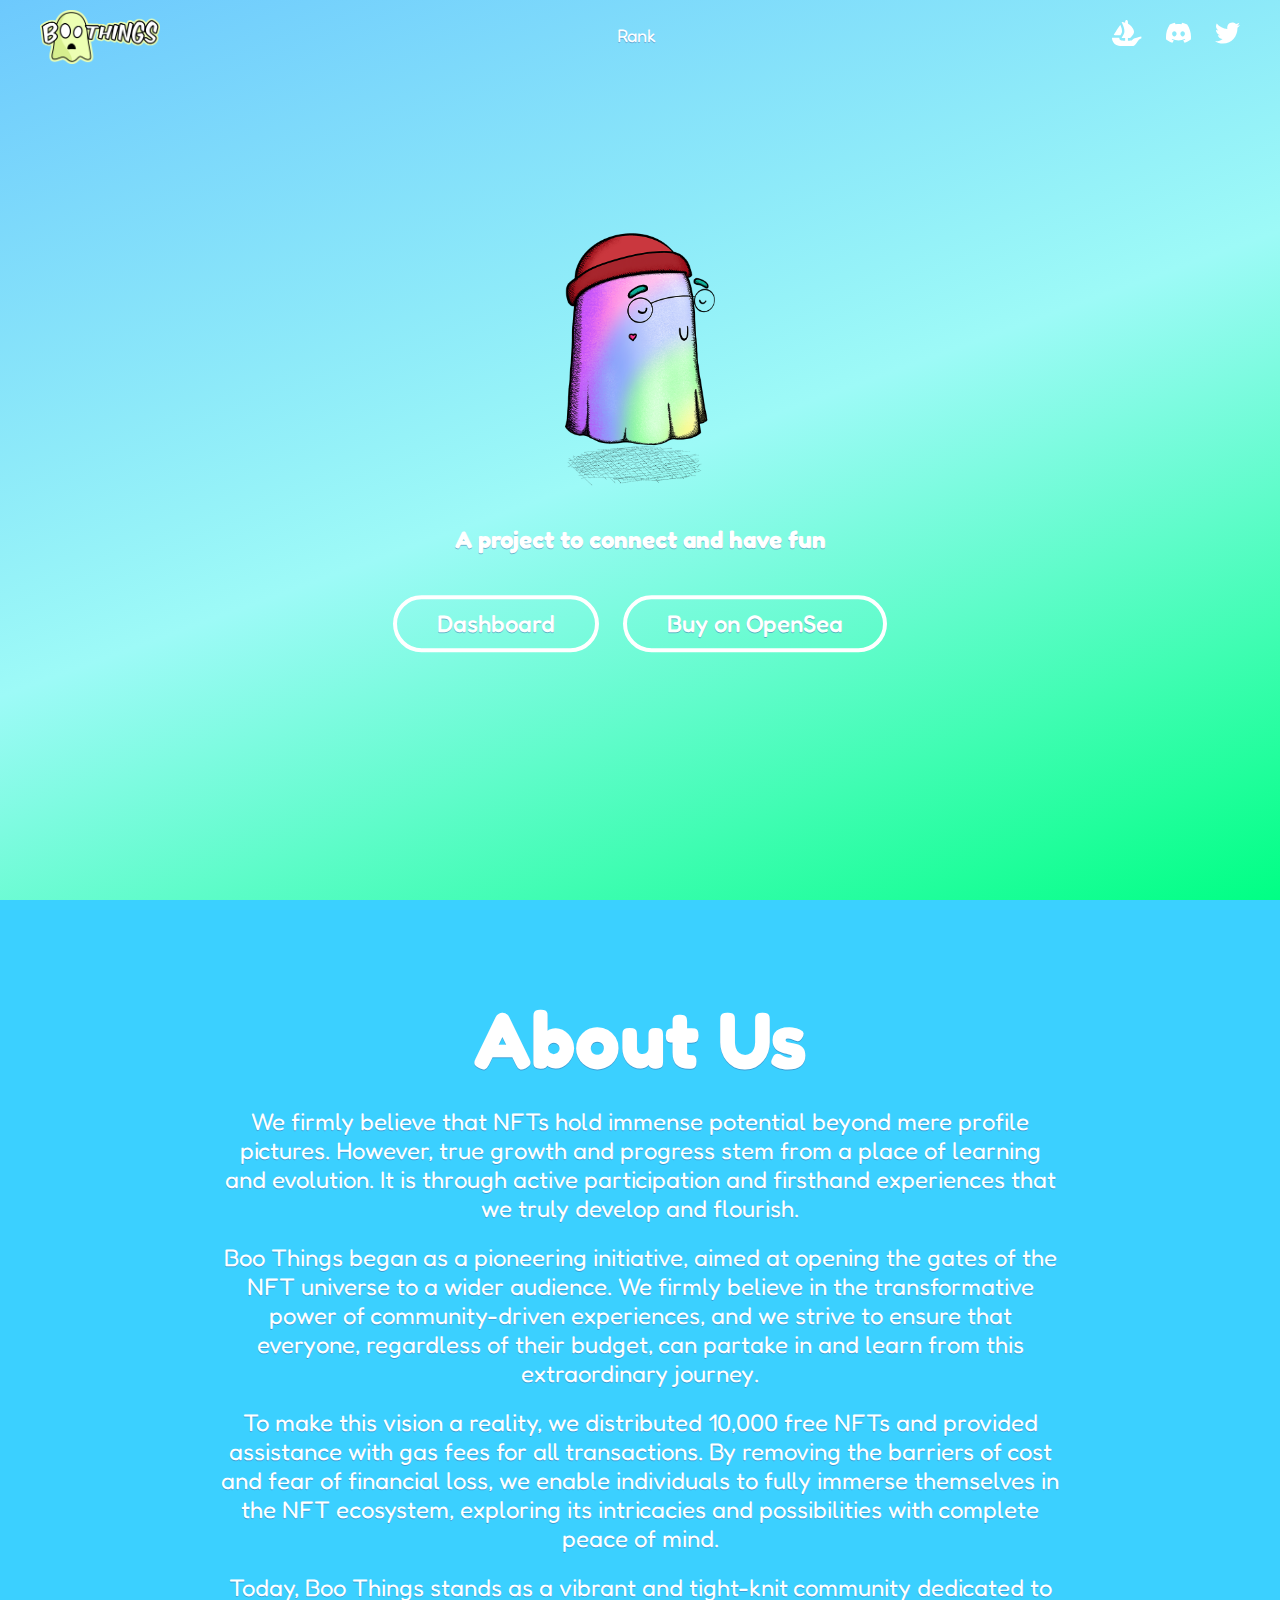
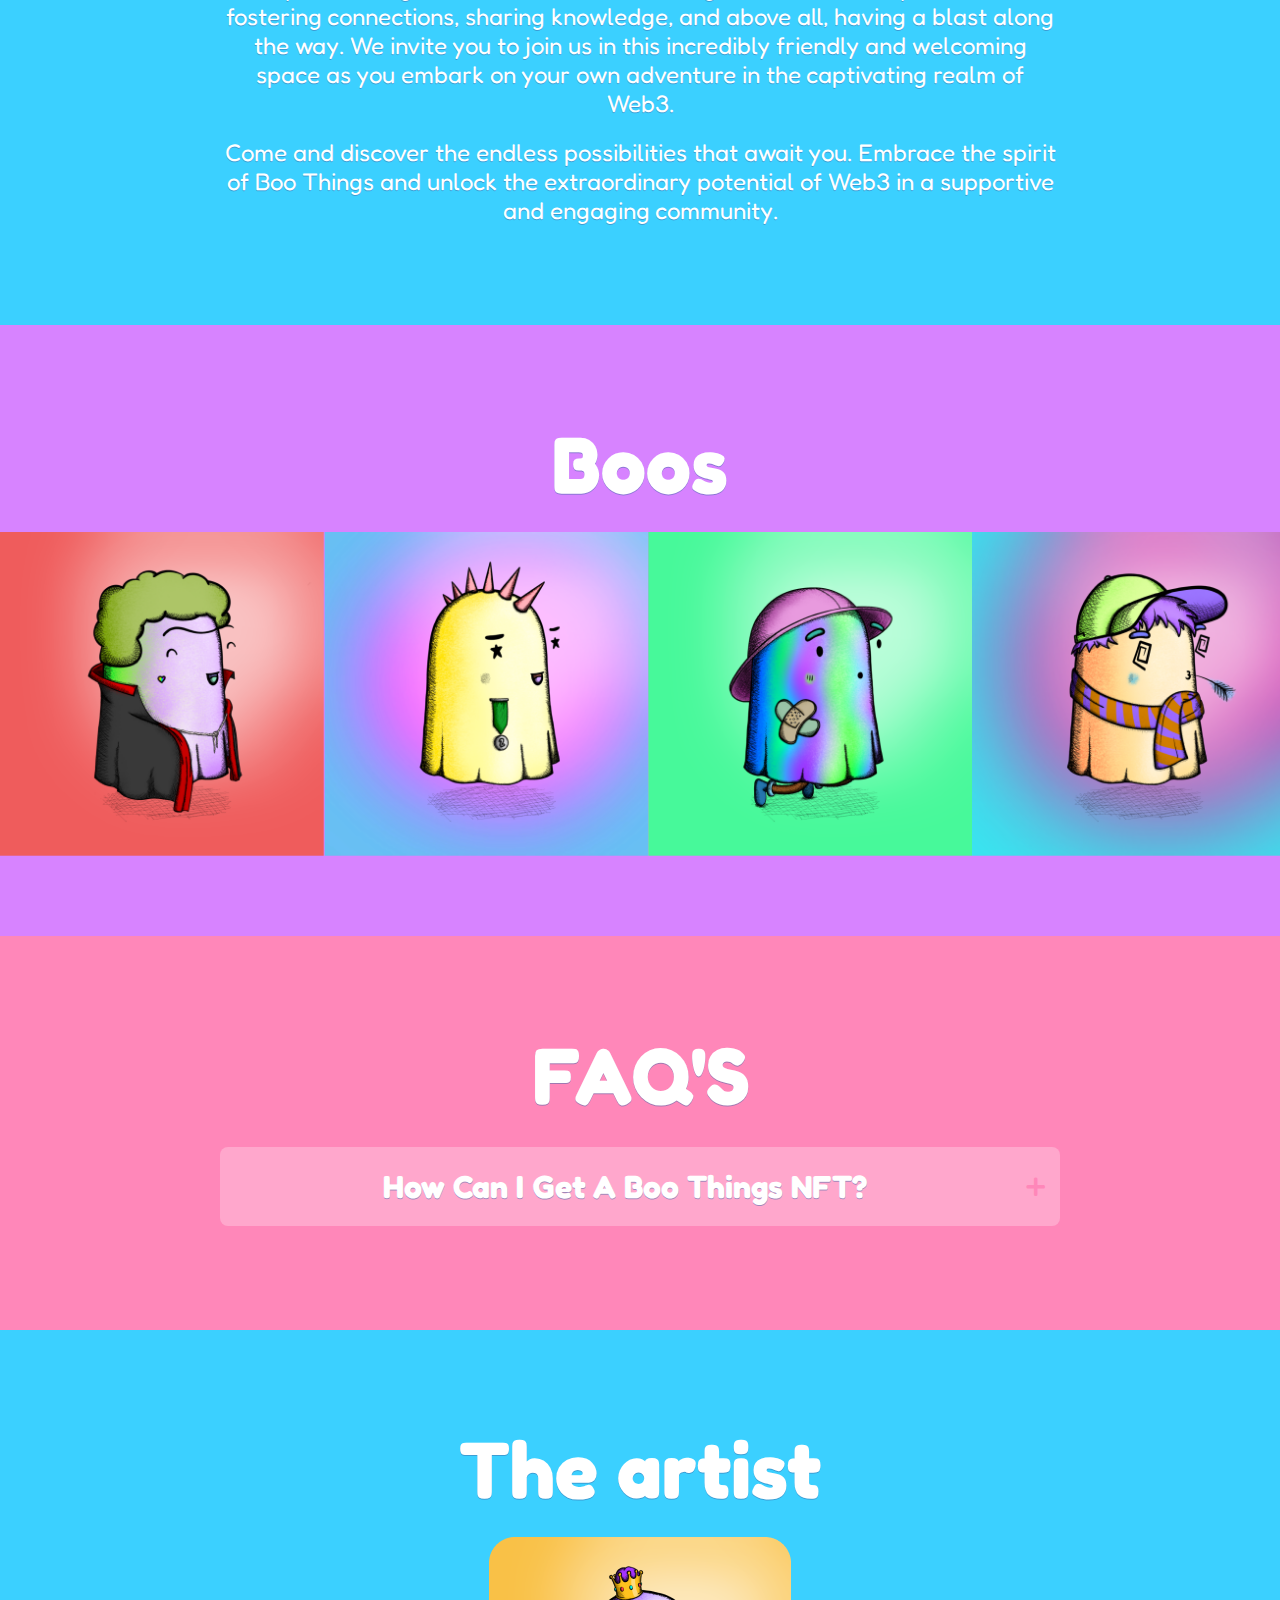
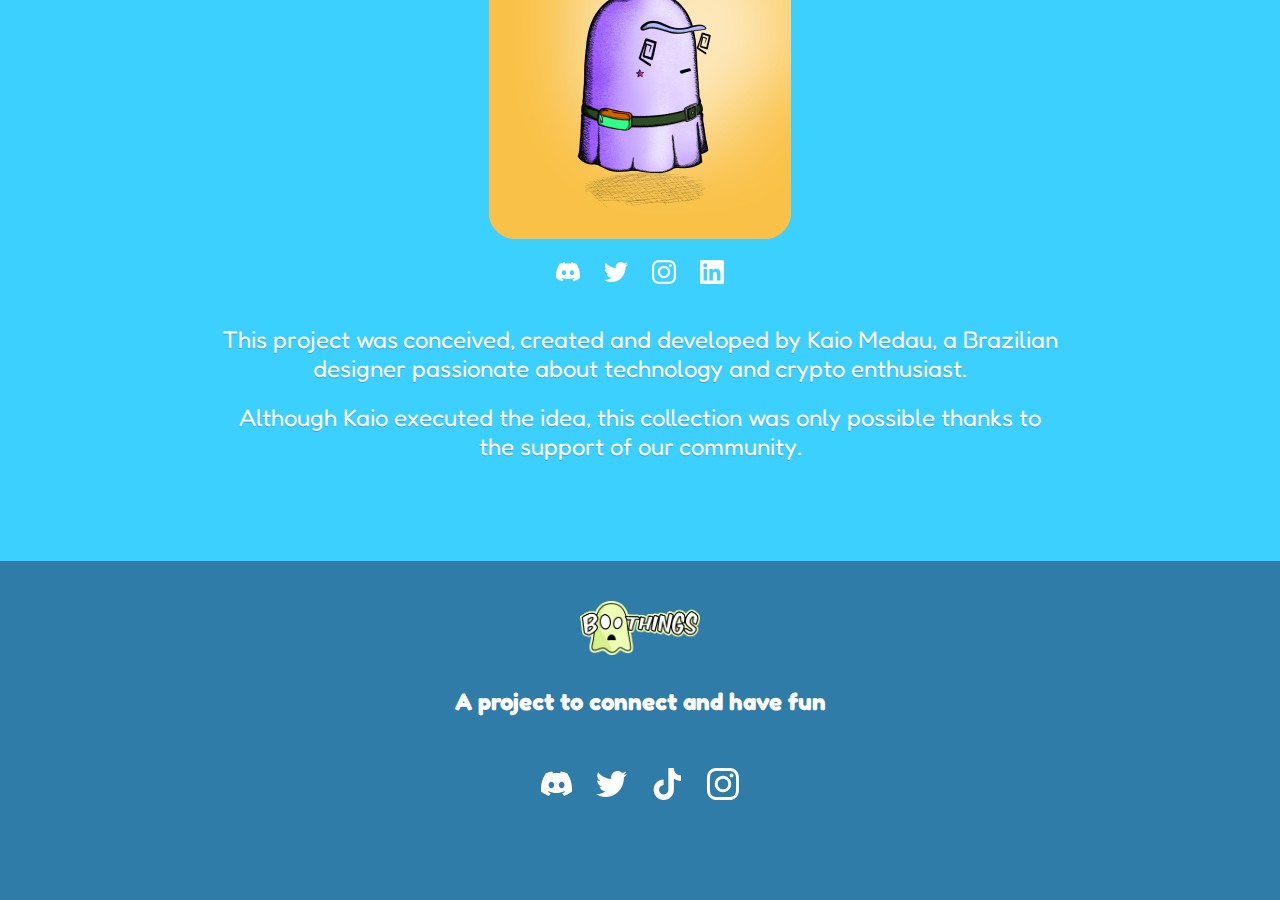
<file: index.html>
<html lang="en">
  <head>
    <meta charset="utf-8" />

    <title>Boo Things NFT Collection</title>
    <meta
      name="description"
      content="An NFT Collection to connect and have fun"
    />
    <meta name="author" content="Kaio Medau" />
    <meta name="viewport" content="width=device-width, initial-scale=1" />
    <link rel="preconnect" href="https://fonts.googleapis.com" />
    <link rel="preconnect" href="https://fonts.gstatic.com" crossorigin />
    <link
      href="https://fonts.googleapis.com/css2?family=Fredoka:wght@300;400;500&display=swap"
      rel="stylesheet"
    />

    <link rel="stylesheet" href="styles.css" />

    <!-- Global site tag (gtag.js) - Google Analytics -->
    <script
      async
      src="https://www.googletagmanager.com/gtag/js?id=G-XLTEWWSQ8Q"
    ></script>
    <script>
      window.dataLayer = window.dataLayer || [];
      function gtag() {
        dataLayer.push(arguments);
      }
      gtag("js", new Date());

      gtag("config", "G-XLTEWWSQ8Q");
    </script>
  </head>

  <body>
    <!-- <div class="session grad_yellow h_100 boo-cup"> -->
    <!-- <header>
        <a href="https://boothings.app">
          <div class="logo"></div>
        </a>

        <ul class="menu">
          <li><a href="./rank.html">Rank</a></li>
        </ul>

        <div class="socials">
          <a href="https://twitter.com/boothingsnft" target="_blank">
            <img src="images/twitter.svg" alt="Boo Thinhgs Twitter" />
          </a>

          <a href="https://discord.gg/EJy9NKh3gH" target="_blank">
            <img src="images/discord.svg" alt="Boo Thinhgs Discord" />
          </a>

          <a
            href="https://opensea.io/collection/boo-things-collection"
            target="_blank"
          >
            <img src="images/opensea-icon.svg" alt="Boo Thinhgs on OpenSea" />
          </a>
        </div>
      </header> -->
    <!-- <div class="hero">
        <img src="images/boo-cup-transparent.png" />

        <h4>
          A fun NFT collection of 32 unique artworks based on nations around the
          world
        </h4>

        <div class="buttons">
          <div class="round_button">
            <a href="https://cup.boothings.app"> Open Dapp </a>
          </div>
        </div>
      </div> -->
    <!-- </div> -->

    <div class="session grad_green h_100 ghost_town">
      <header>
        <a href="https://boothings.app">
          <div class="logo"></div>
        </a>

        <ul class="menu">
          <li><a href="./rank.html">Rank</a></li>
        </ul>

        <div class="socials">
          <a href="https://twitter.com/boothingsnft" target="_blank">
            <img src="images/twitter.svg" alt="Boo Thinhgs Twitter" />
          </a>

          <a href="https://discord.gg/EJy9NKh3gH" target="_blank">
            <img src="images/discord.svg" alt="Boo Thinhgs Discord" />
          </a>

          <a
            href="https://opensea.io/collection/boo-things-collection"
            target="_blank"
          >
            <img src="images/opensea-icon.svg" alt="Boo Thinhgs on OpenSea" />
          </a>
        </div>
      </header>
      <div class="hero">
        <img
          class="boo_ghost ghost"
          src="images/boo_ghost.png"
          alt="Boo Things Ghost"
          width="150"
        />
        <br />
        <img
          class="boo_ghost shadow"
          src="images/shadow.png"
          alt="Boo Things Ghost shadow"
          width="150"
        />

        <h4>A project to connect and have fun</h4>

        <div class="buttons">
          <div class="round_button">
            <a href="https://dash.boothings.app">Dashboard</a>
          </div>
          <div class="round_button">
            <a href="https://opensea.io/collection/boo-things-collection">
              Buy on OpenSea
            </a>
          </div>
        </div>
      </div>
      <!-- </div> -->
    </div>

    <div class="session blue_bg">
      <div id="about-us" class="content">
        <h2>About Us</h2>

        <p>
          We firmly believe that NFTs hold immense potential beyond mere profile pictures. However, true growth and progress stem from a place of learning and evolution. It is through active participation and firsthand experiences that we truly develop and flourish.
        </p>

        <p>
          Boo Things began as a pioneering initiative, aimed at opening the gates of the NFT universe to a wider audience. We firmly believe in the transformative power of community-driven experiences, and we strive to ensure that everyone, regardless of their budget, can partake in and learn from this extraordinary journey.
        </p>

        <p>
          To make this vision a reality, we distributed 10,000 free NFTs and provided assistance with gas fees for all transactions. By removing the barriers of cost and fear of financial loss, we enable individuals to fully immerse themselves in the NFT ecosystem, exploring its intricacies and possibilities with complete peace of mind.
        </p>

        <p>
          Today, Boo Things stands as a vibrant and tight-knit community dedicated to fostering connections, sharing knowledge, and above all, having a blast along the way. We invite you to join us in this incredibly friendly and welcoming space as you embark on your own adventure in the captivating realm of Web3.
        </p>

        <p>
          Come and discover the endless possibilities that await you. Embrace the spirit of Boo Things and unlock the extraordinary potential of Web3 in a supportive and engaging community.
        </p>
      </div>
    </div>

    <div class="session purple_bg">
      <div id="featured" class="content">
        <h2>Boos</h2>

        <div class="wrapper">
          <ul class="featured-boos">
            <li><img src="images/boo-00.png" /></li>
            <li><img src="images/boo-01.png" /></li>
            <li><img src="images/boo-02.png" /></li>
            <li><img src="images/boo-03.png" /></li>
            <li><img src="images/boo-04.png" /></li>
            <li><img src="images/boo-05.png" /></li>
            <li><img src="images/boo-00.png" /></li>
            <li><img src="images/boo-01.png" /></li>
            <li><img src="images/boo-02.png" /></li>
            <li><img src="images/boo-03.png" /></li>
            <li><img src="images/boo-04.png" /></li>
            <li><img src="images/boo-05.png" /></li>
          </ul>
        </div>
      </div>
    </div>

    <div class="session pink_bg">
      <div id="faqs" class="content">
        <h2>FAQ'S</h2>

        <div class="question open">
          <h5>How can I get a Boo Things NFT?</h5>
          <div class="plus-sign">+</div>
          <p>
            Now that the FREE mint is over, the only ways to get a Boo NFT is to
            attend our events or buy one from the marketplaces. Our official
            collection is on
            <a
              href="https://opensea.io/collection/boo-things-collection"
              target="_blank"
              title="Boo Things Collection on OpenSea"
              >OpenSea.</a
            >
          </p>
        </div>
        
      </div>
    </div>

    <div class="session">
      <div id="team" class="content">
        <h2>The artist</h2>

        <img src="images/kaiomedau.png" />

        <br />

        <div class="socials teammember">
          <a href="https://www.linkedin.com/in/kaiomedau/" target="_blank">
            <img src="images/linkedIn.svg" alt="Kaio Medau LinkedIn" />
          </a>

          <a href="https://instagram.com/kaiomedau" target="_blank">
            <img src="images/instagram.svg" alt="Kaio Medau Instagram" />
          </a>

          <a href="https://twitter.com/kaiomedau" target="_blank">
            <img src="images/twitter.svg" alt="Kaio Medau Twitter" />
          </a>

          <a href="https://discord.gg/EJy9NKh3gH" target="_blank">
            <img src="images/discord.svg" alt="Boo Thinhgs Discord" />
          </a>
        </div>

        <p>
          This project was conceived, created and developed by Kaio Medau, a
          Brazilian designer passionate about technology and crypto enthusiast.
        </p>

        <p>
          Although Kaio executed the idea, this collection was only possible
          thanks to the support of our community.
        </p>
      </div>
    </div>

    <div class="session dark_blue_bg">
      <div id="team" class="content">
        <div class="logo footer"></div>

        <h4>A project to connect and have fun</h4>

        <div class="socials footer">
          <a href="https://instagram.com/boothingsnft" target="_blank">
            <img src="images/instagram.svg" alt="Boo Thinhgs Instagram" />
          </a>

          <a href="https://www.tiktok.com/@boothingsnft" target="_blank">
            <img src="images/tiktok.svg" alt="Boo Thinhgs TikTok" />
          </a>

          <a href="https://twitter.com/boothingsnft" target="_blank">
            <img src="images/twitter.svg" alt="Boo Thinhgs Twitter" />
          </a>

          <a href="https://discord.gg/EJy9NKh3gH" target="_blank">
            <img src="images/discord.svg" alt="Boo Thinhgs Discord" />
          </a>
        </div>
      </div>
    </div>

    <script type="text/javascript">
      var questions = document.getElementsByClassName("question");
      console.log(questions);

      var openUestions = Array.prototype.filter.call(
        questions,
        function (question) {
          question.classList.toggle("open");

          question.addEventListener("click", function () {
            question.classList.toggle("open");
          });
        }
      );
    </script>
  </body>
</html>
</file>
<file: styles.css>
html,
body {
  margin: 0;
  padding: 0;
  width: 100%;
  height: 100%;

  text-shadow: 0px 1px 0px rgba(63, 107, 169, 0.5);
  font-family: "Fredoka", sans-serif;
  text-align: center;
  letter-spacing: 0;
  color: white;
  font-size: 16px;

  background: #3bd0ff;
}

.grad_green {
  background-image: linear-gradient(
    -20deg,
    rgba(0, 255, 132, 1) 0%,
    rgba(157, 250, 247, 1) 49%,
    rgba(109, 201, 253, 1) 100%
  );
}

.grad_yellow {
  background-image: linear-gradient(
    20deg,
    rgba(255, 147, 0, 1) 0%,
    rgba(223, 255, 0, 1) 50%,
    rgba(79, 255, 193, 1) 100%
  );
}

.blue_bg {
  background-color: #3bd0ff;
}

.pink_bg {
  background-color: #ff87b9;
}

.purple_bg {
  background-color: #d783ff;
}

.dark_blue_bg {
  background-color: #2f7ca8;
}

div {
  overflow: auto;
}

a {
  text-decoration: none;
  color: black;
  /*border: solid red;*/
}

header {
  display: block;
  /*border: solid 4px red;*/
  font-size: 24px;
  margin: 0 40px;
  height: 80px;
}

header ul {
  list-style: none;
  /*border: solid red;*/
  display: inline-block;
  padding: 0;
}

header li {
  display: inline-block;
  margin: 0 14px;
}

footer {
  height: 80px;
}

h2 {
  font-size: 80px;
  margin: 50px 20px 20px 20px;
}

h4 {
  font-size: 24px;
}

.h_100 {
  min-height: 100%;
}

.content {
  position: relative;
  margin: 40px;
  padding-bottom: 40px;
  /*border: solid;*/
}

.content p {
  width: 70%;
  font-size: 24px;
  margin: 20px auto;
}

.socials {
  display: inline-block;
  float: right;
  margin: 20px 0;
}

.socials a {
  display: inline-block;
  float: right;
  margin-left: 24px;
}

.socials img {
  height: 26px;
}

.socials.teammember,
.socials.footer {
  float: none;
}

.socials.teammember img {
  width: 24px;
}

.socials a:last-of-type,
.socials.teammember a:last-of-type,
.socials.footer a:last-of-type {
  margin-left: 0px;
}

.socials.footer img {
  height: 32px;
}

.logo {
  width: 120px;
  height: 54px;
  margin: 10px 0;
  background-image: url(images/logo_ent_dados_asset_10_3x_1.png);
  background-repeat: no-repeat;
  background-size: 120px;
  float: left;
}

.logo.footer {
  float: none;
  margin: 0px auto;
}

.buttons div {
  display: inline-block;
}

.round_button {
  font-size: 24px;
  font-weight: 500;
  border-radius: 120px;
  border: solid 4px white;
  /*display: block;*/
  padding: 10px 40px;
  max-width: 300px;
  margin: 10px;
}

.round_button a {
  color: #fff;
}

.round_button a:hover {
  text-decoration: underline;
}

.ghost_town {
  position: relative;
}

.hero {
  position: absolute;
  top: 50%;
  -ms-transform: translateY(-50%);
  transform: translateY(-50%);
  width: 100%;
  overflow: visible;
  /*border: solid;*/
}

.hero h4 {
  margin-top: 40px;
}

.ghost {
  transform: translatey(0px);
  animation: float 3s ease-in-out infinite;
}

.question {
  position: relative;
  background-color: #ffa7cc;
  border-radius: 8px;
  margin: 24px auto;
  width: 70%;
}

.question h5 {
  font-size: 32px;
  margin: 20px 50px 20px 20px;
  text-transform: capitalize;
}

.plus-sign {
  font-size: 40px;
  position: absolute;
  width: 50px;
  height: 60px;
  right: 0;
  top: 11px;
  color: #ff87b9;
  text-shadow: none;
}

.question p {
  margin-bottom: 32px;
  display: none;
}

.question.open p {
  display: block;
}

#featured {
  margin-left: 0;
  margin-right: 0;
}

.wrapper {
  overflow: hidden;
}

.featured-boos {
  list-style: none;
  padding: 0;
  margin: 0;
  width: 4000px;
  animation: slide 20s ease-in-out infinite;
}

.featured-boos li {
  display: inline-block;
  padding: 0;
  margin: 0;
  float: left;
}

.featured-boos img {
  width: 324px;
}

#boos-rank,
#pagination {
  list-style: none;
  margin: 0;
  padding: 0;
}

.booRank {
  display: inline-block;
  width: 200px;
  background: #fff;
  border-radius: 12px;
  overflow: hidden;
  margin-right: 10px;
  margin-bottom: 40px;
}

.booRank img {
  width: 200px;
  height: 200px;
  display: inline-block;
}

.booRank h4 {
  display: inline-block;
  float: left;
  margin: 10px 0 20px 16px;
  color: #3bd0ff;
  text-transform: uppercase;
  font-size: 18px;
}

.booRank .boo-number {
  display: inline-block;
  float: right;
  font-size: 18px;
  color: black;
  margin: 10px 16px 20px 0;
}

#pagination li {
  display: inline-block;
  padding: 10px 14px;
  background: white;
  border-radius: 12px;
  margin-right: 8px;
}

#pagination li:hover {
  background: #ebebeb;
}

.menu a {
  font-size: 18px;
  color: #fff;
}

.menu a:hover {
  color: black;
}

.boo-cup h4 {
  max-width: 520px;
  margin-left: auto;
  margin-right: auto;
  color: #000;
}

.boo-cup img {
  max-width: 420px;
  width: 80%;
}

/* Medium devices (landscape tablets, 768px and up) */
@media only screen and (max-width: 768px) {
  /*header ul {display: none;}*/
  .menu {
    display: none;
  }

  .round_button {
    font-size: 24px;
    padding: 20px 32px;
    max-width: 280px;
  }

  .content,
  header {
    margin-left: 20px;
    margin-right: 20px;
  }
  .content p {
    width: auto;
  }

  .question {
    width: auto;
  }

  .question p {
    margin-left: 10px;
    margin-right: 10px;
  }

  .booRank {
    width: 180px;
  }

  .booRank img {
    width: 180px;
    height: 180px;
  }

  .booRank h4,
  .booRank .boo-number {
    font-size: 16px;
  }
}

@media only screen and (max-height: 450px) {
  .round_button {
    display: none;
  }
}

@keyframes slide {
  0% {
    transform: translatex(0);
  }
  50% {
    transform: translatex(-41%);
  }
  100% {
    transform: translatex(0);
  }
}

@keyframes float {
  0% {
    transform: translatey(0px);
  }
  50% {
    transform: translatey(-10px);
  }
  100% {
    transform: translatey(0px);
  }
}
</file>
